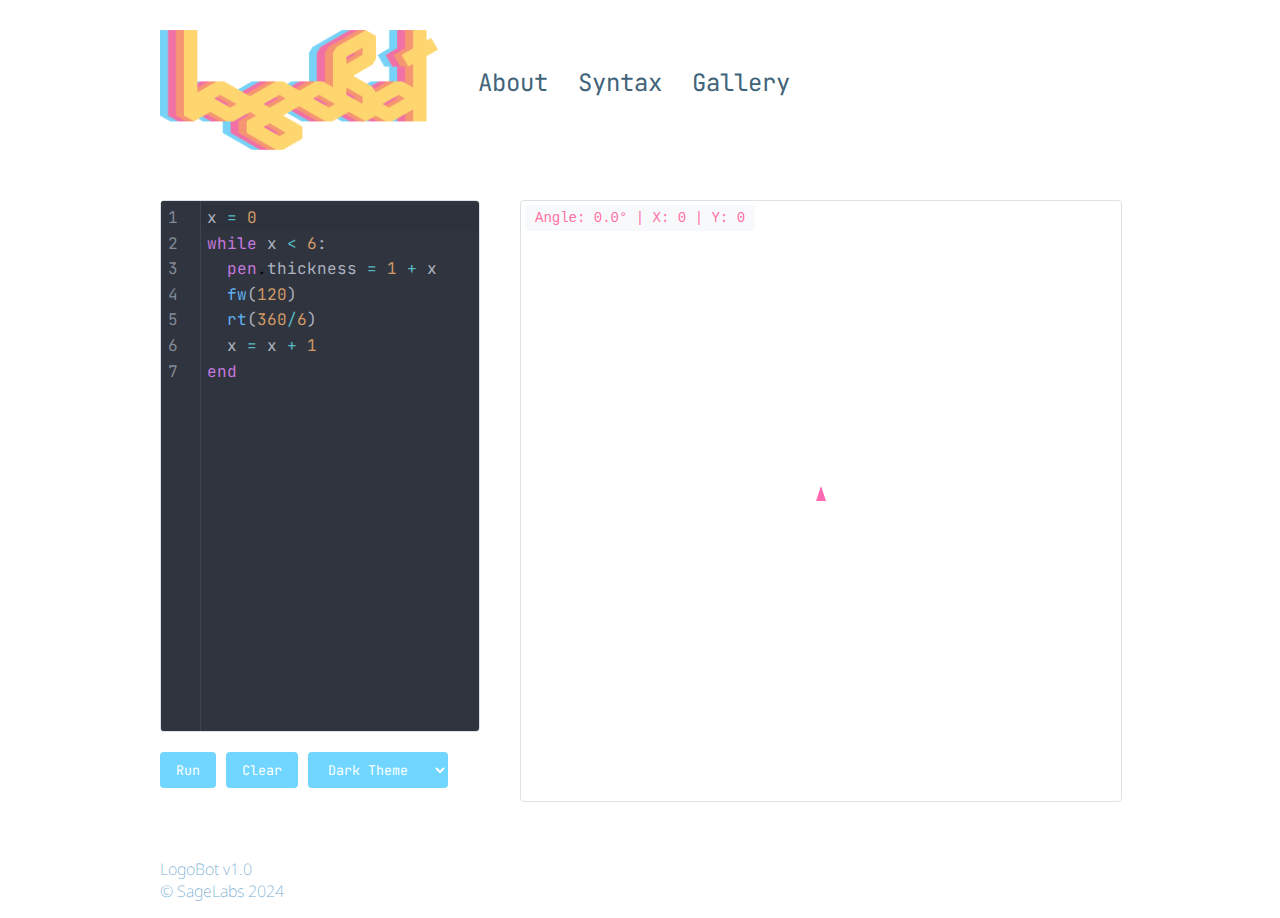
<file: index.html>
<!DOCTYPE html>
<html lang="en">
 <head>
  <meta charset="utf-8"/>
  <meta content="width=device-width, initial-scale=1.0" name="viewport"/>
  <title>
   LogoBot
  </title>
  <link href="images/favicon.png" rel="icon" type="image/png"/>
  <link href="styles/main.css" rel="stylesheet"/>
  <link href="https://fonts.googleapis.com" rel="preconnect"/>
  <link crossorigin="" href="https://fonts.gstatic.com" rel="preconnect"/>
  <link href="https://fonts.googleapis.com/css2?family=Doto:wght,ROND@100..900,0..100&amp;family=JetBrains+Mono:ital,wght@0,100..800;1,100..800&amp;family=Noto+Sans+Mono:wght@100..900&amp;family=Noto+Sans:ital,wght@0,100..900;1,100..900&amp;family=Roboto:ital,wght@0,100;0,300;0,400;0,500;0,700;0,900;1,100;1,300;1,400;1,500;1,700;1,900&amp;display=swap" rel="stylesheet"/>
  <script async="" data-goatcounter="https://logobot.goatcounter.com/count" src="//gc.zgo.at/count.js">
  </script>
  <script defer="" src="runtime.bundle.js">
  </script>
  <script defer="" src="main.bundle.js">
  </script>
 </head>
 <body class="home-page">
  <header>
   <div class="container">
    <div class="header-content">
     <a class="logo-link" href="index.html">
      <img alt="LogoBot" class="logo-image" src="images/logobot.png"/>
     </a>
     <nav class="main-nav">
      <a class="nav-link" href="about.html">
       About
      </a>
      <a class="nav-link" href="docs.html">
       Syntax
      </a>
      <a class="nav-link" href="gallery.html">
       Gallery
      </a>
     </nav>
    </div>
   </div>
  </header>
  <main>
   <div class="container">
    <div class="code-section">
     <div id="editor-container">
     </div>
     <div class="button-group">
      <button id="run-btn">
       Run
      </button>
      <!-- <button id="clear-canvas-btn">Clear Canvas</button> -->
      <button id="clear-all-btn">
       Clear
      </button>
      <select class="theme-select" id="theme-select">
       <option value="dark">
        Dark Theme
       </option>
       <option value="light">
        Light Theme
       </option>
      </select>
     </div>
    </div>
    <div id="logo-container">
    </div>
   </div>
  </main>
  <footer>
   <div class="container">
    <p>
     LogoBot v1.0
     <br/>
     © SageLabs 2024
    </p>
   </div>
  </footer>
  <script src="main.bundle.js">
  </script>
 </body>
</html>
</file>
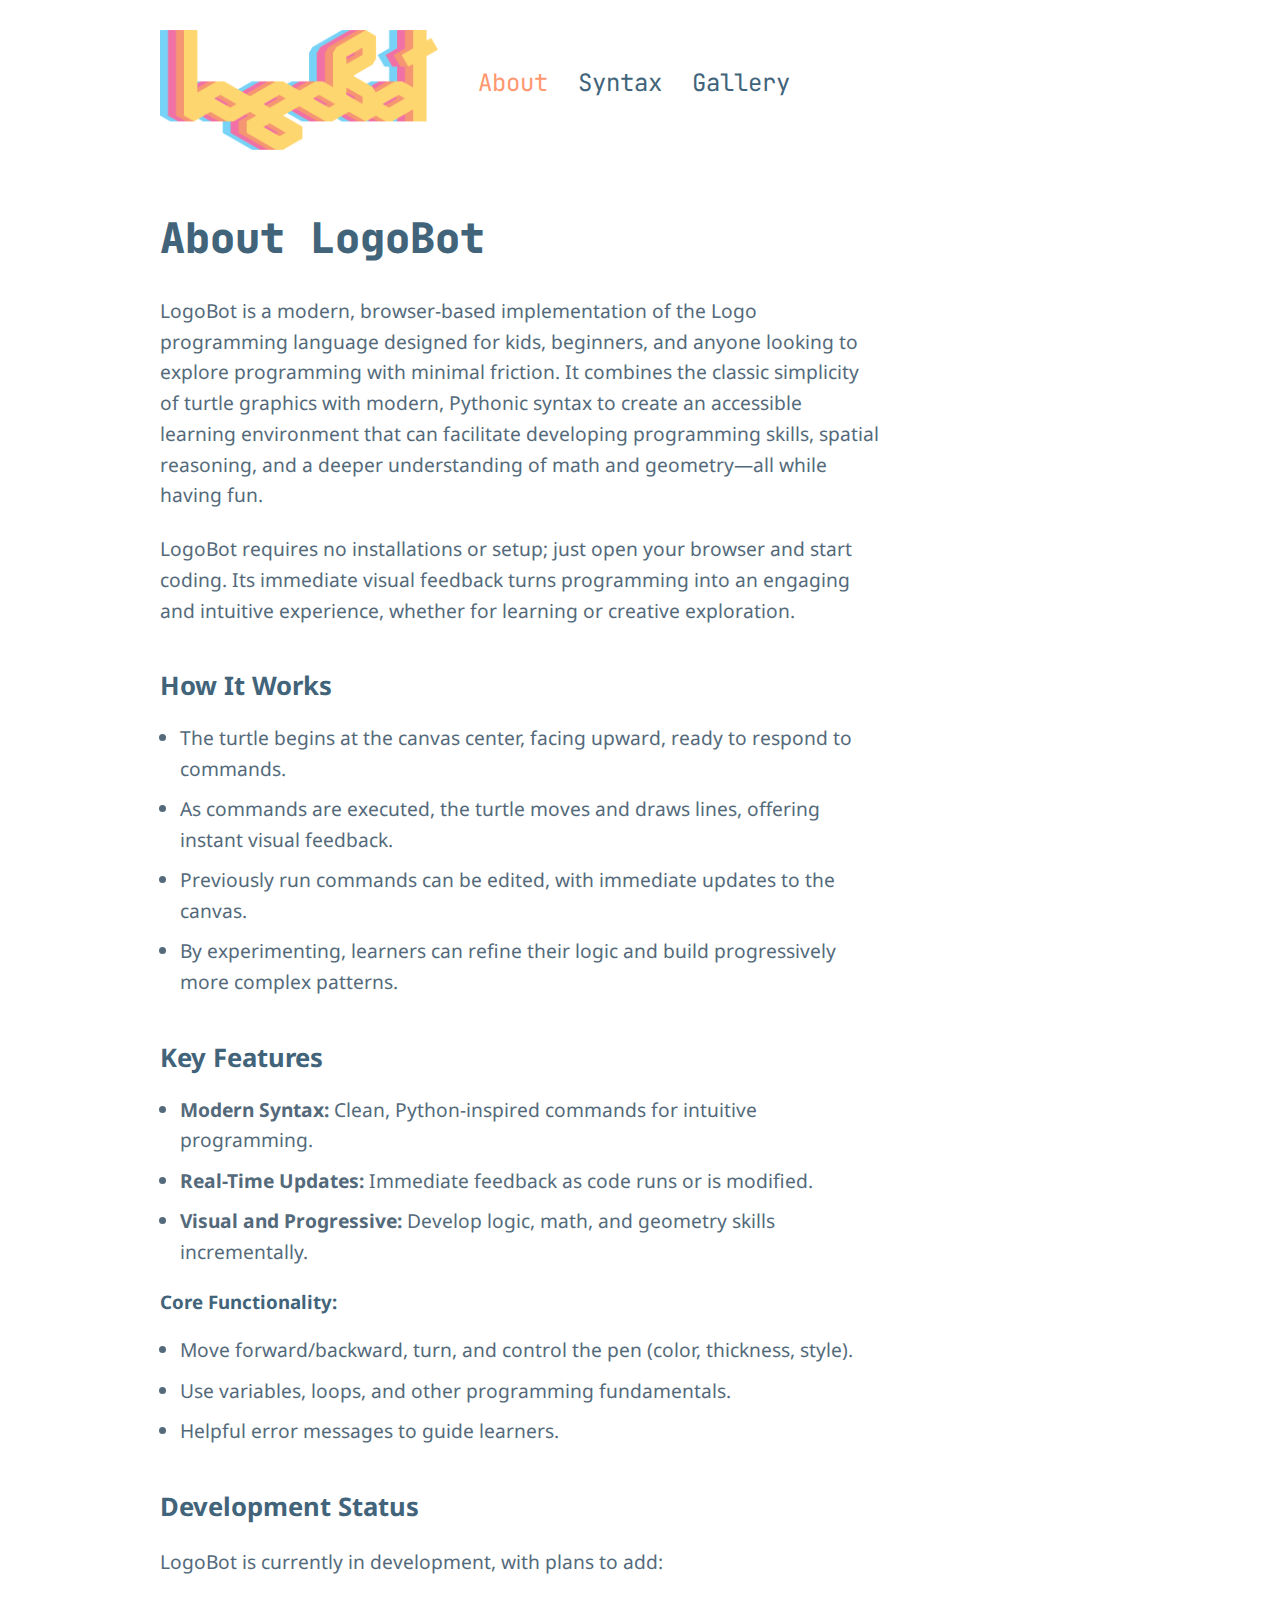
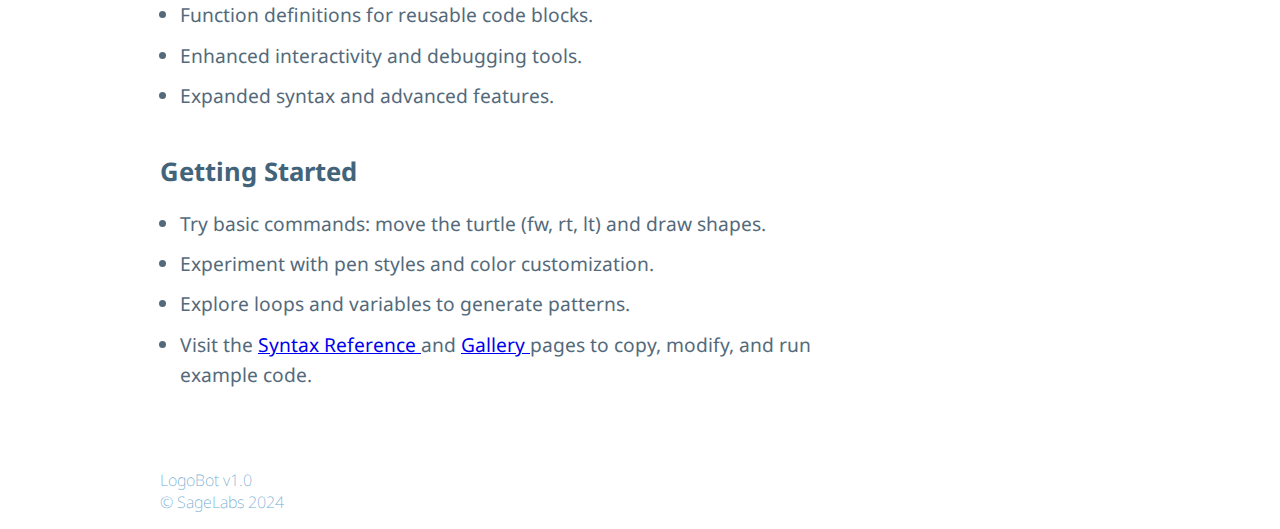
<file: about.html>
<!DOCTYPE html>
<html lang="en">
 <head>
  <meta charset="utf-8"/>
  <meta content="width=device-width, initial-scale=1.0" name="viewport"/>
  <link href="images/favicon.png" rel="icon" type="image/png"/>
  <title>
   About LogoBot
  </title>
  <link href="styles/main.css" rel="stylesheet"/>
  <link href="https://fonts.googleapis.com" rel="preconnect"/>
  <link crossorigin="" href="https://fonts.gstatic.com" rel="preconnect"/>
  <link href="https://fonts.googleapis.com/css2?family=JetBrains+Mono:ital,wght@0,100..800;1,100..800&amp;family=Noto+Sans:ital,wght@0,100..900;1,100..900&amp;display=swap" rel="stylesheet"/>
  <script defer="" src="runtime.bundle.js">
  </script>
  <script defer="" src="about.bundle.js">
  </script>
  <script async="" data-goatcounter="https://logobot.goatcounter.com/count" src="//gc.zgo.at/count.js">
  </script>
 </head>
 <body>
  <header>
   <div class="container">
    <div class="header-content">
     <a class="logo-link" href="index.html">
      <img alt="LogoBot" class="logo-image" src="images/logobot.png"/>
     </a>
     <nav class="main-nav">
      <a class="nav-link current" href="about.html">
       About
      </a>
      <a class="nav-link" href="docs.html">
       Syntax
      </a>
      <a class="nav-link" href="gallery.html">
       Gallery
      </a>
     </nav>
    </div>
   </div>
  </header>
  <main>
   <div class="container">
    <h1 class="page-title">
     About LogoBot
    </h1>
    <div class="docs-container">
     <div class="section">
      <p>
       LogoBot is a modern, browser-based implementation of the Logo programming language designed for kids, beginners, and anyone looking to explore programming with minimal friction. It combines the classic simplicity of turtle graphics with modern, Pythonic syntax to create an accessible learning environment that can facilitate developing programming skills, spatial reasoning, and a deeper understanding of math and geometry—all while having fun.
      </p>
      <p>
       LogoBot requires no installations or setup; just open your browser and start coding. Its immediate visual feedback turns programming into an engaging and intuitive experience, whether for learning or creative exploration.
      </p>
     </div>
     <div class="section">
      <h2>
       How It Works
      </h2>
      <ul>
       <li>
        The turtle begins at the canvas center, facing upward, ready to respond to commands.
       </li>
       <li>
        As commands are executed, the turtle moves and draws lines, offering instant visual feedback.
       </li>
       <li>
        Previously run commands can be edited, with immediate updates to the canvas.
       </li>
       <li>
        By experimenting, learners can refine their logic and build progressively more complex patterns.
       </li>
      </ul>
     </div>
     <div class="section">
      <h2>
       Key Features
      </h2>
      <ul>
       <li>
        <strong>
         Modern Syntax:
        </strong>
        Clean, Python-inspired commands for intuitive programming.
       </li>
       <li>
        <strong>
         Real-Time Updates:
        </strong>
        Immediate feedback as code runs or is modified.
       </li>
       <li>
        <strong>
         Visual and Progressive:
        </strong>
        Develop logic, math, and geometry skills incrementally.
       </li>
      </ul>
      <h3>
       Core Functionality:
      </h3>
      <ul>
       <li>
        Move forward/backward, turn, and control the pen (color, thickness, style).
       </li>
       <li>
        Use variables, loops, and other programming fundamentals.
       </li>
       <li>
        Helpful error messages to guide learners.
       </li>
      </ul>
     </div>
     <div class="section">
      <h2>
       Development Status
      </h2>
      <p>
       LogoBot is currently in development, with plans to add:
      </p>
      <ul>
       <li>
        Function definitions for reusable code blocks.
       </li>
       <li>
        Enhanced interactivity and debugging tools.
       </li>
       <li>
        Expanded syntax and advanced features.
       </li>
      </ul>
     </div>
     <div class="section">
      <h2>
       Getting Started
      </h2>
      <ul>
       <li>
        Try basic commands: move the turtle (fw, rt, lt) and draw shapes.
       </li>
       <li>
        Experiment with pen styles and color customization.
       </li>
       <li>
        Explore loops and variables to generate patterns.
       </li>
       <li>
        Visit the
        <a href="docs.html">
         Syntax Reference
        </a>
        and
        <a href="gallery.html">
         Gallery
        </a>
        pages to copy, modify, and run example code.
       </li>
      </ul>
     </div>
    </div>
   </div>
  </main>
  <footer>
   <div class="container">
    <p>
     LogoBot v1.0
     <br/>
     © SageLabs 2024
    </p>
   </div>
  </footer>
 </body>
</html>
</file>
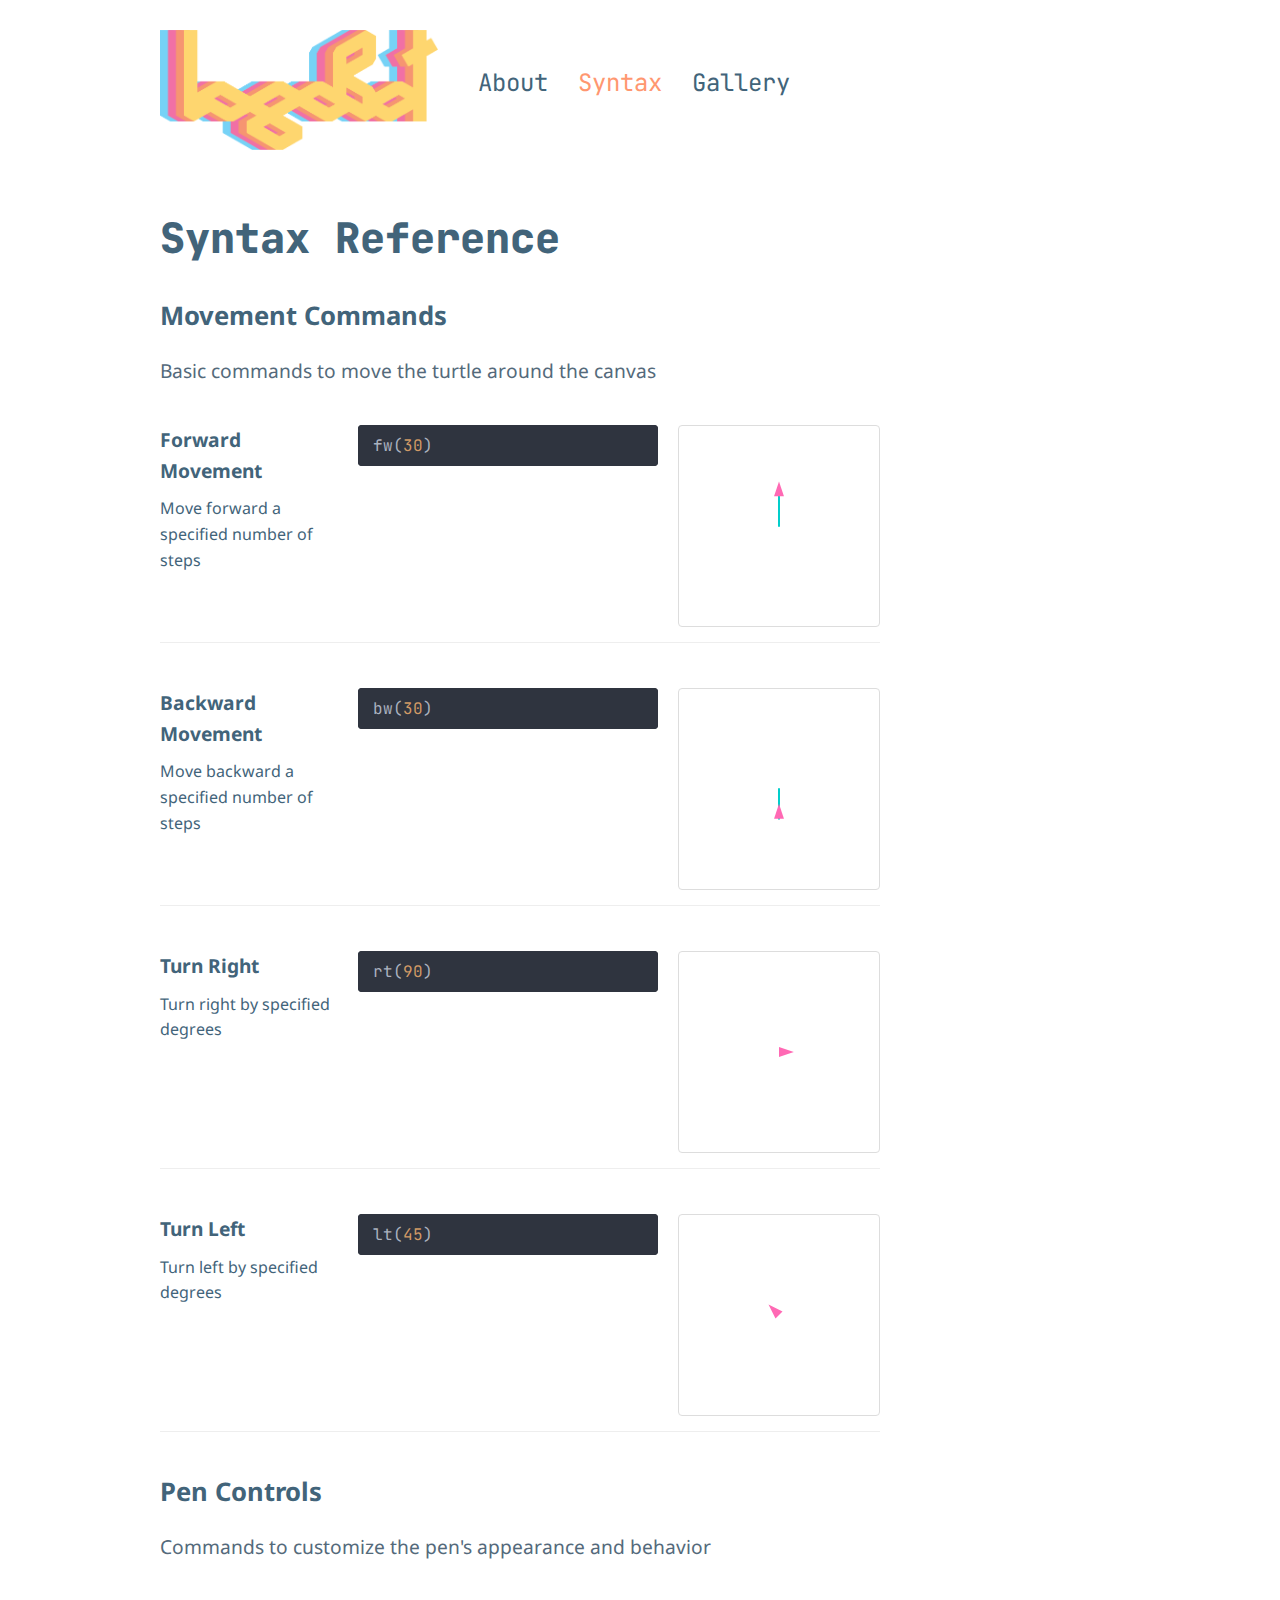
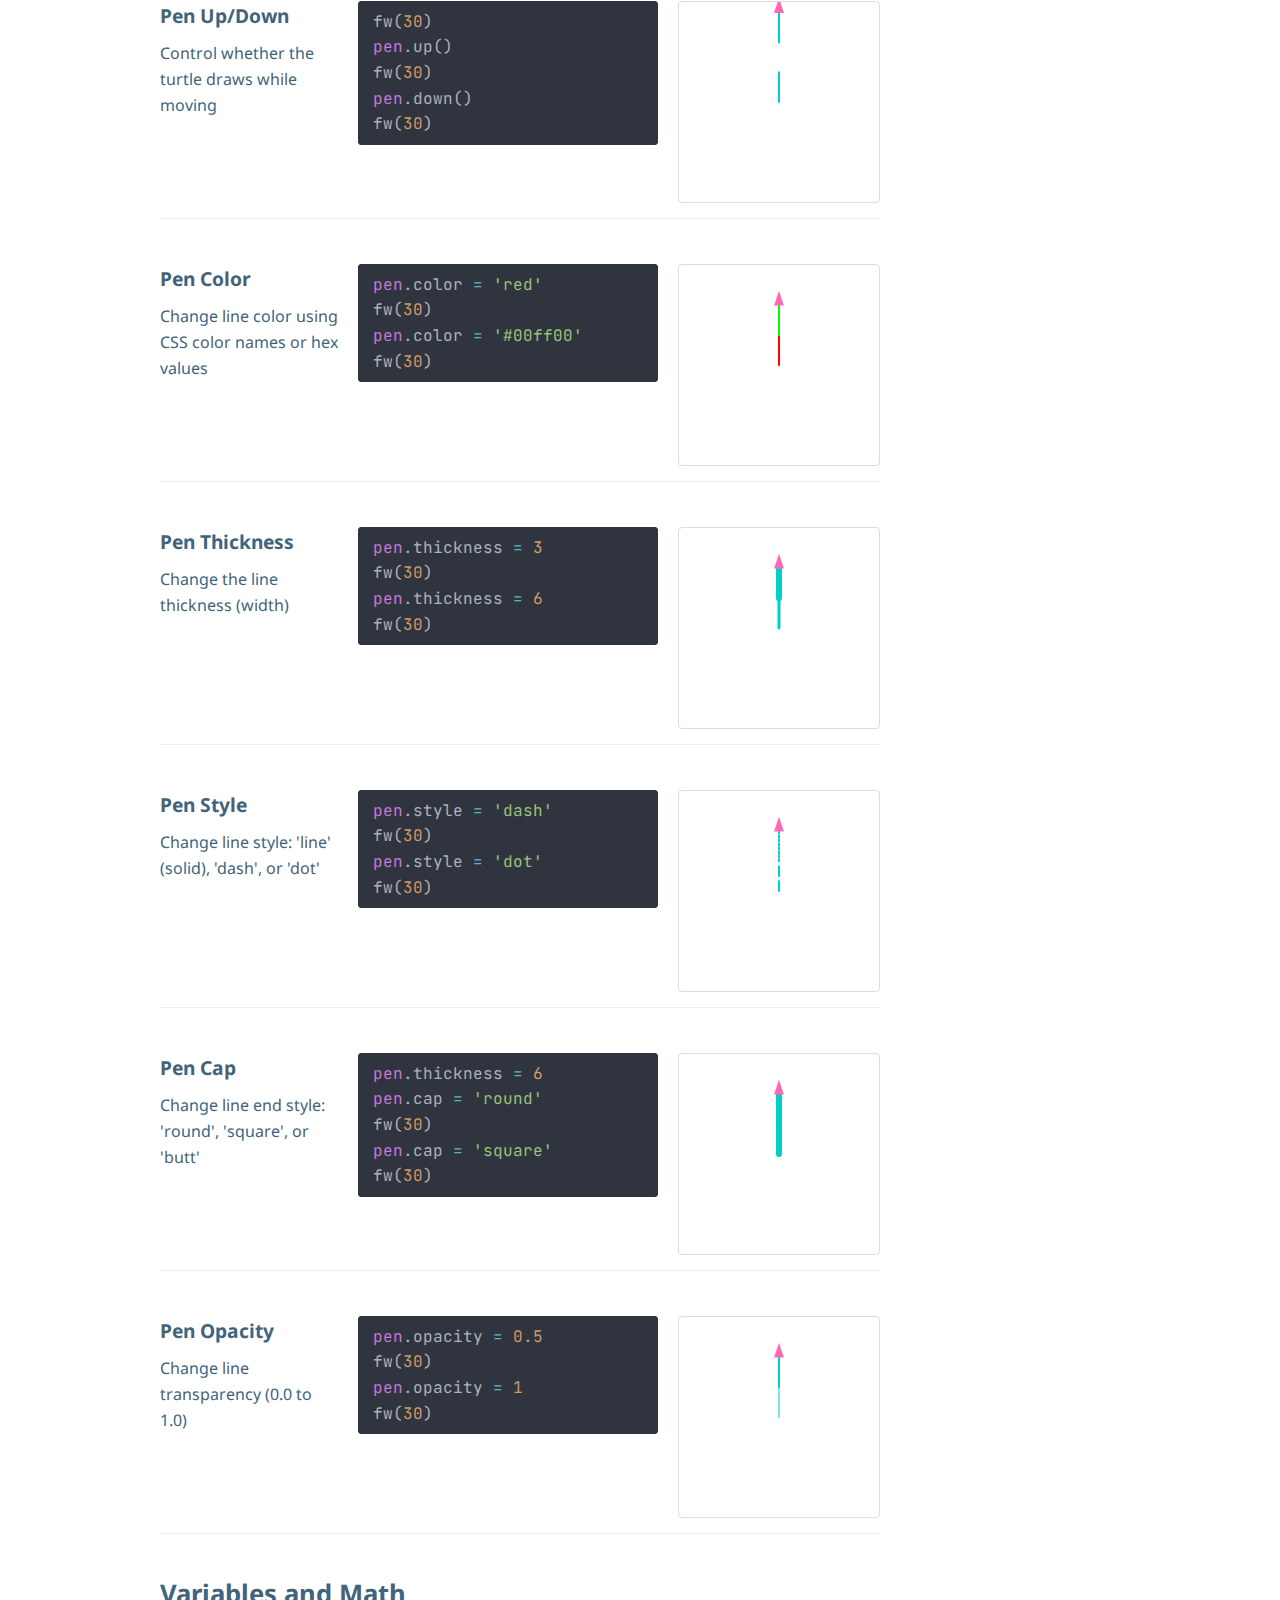
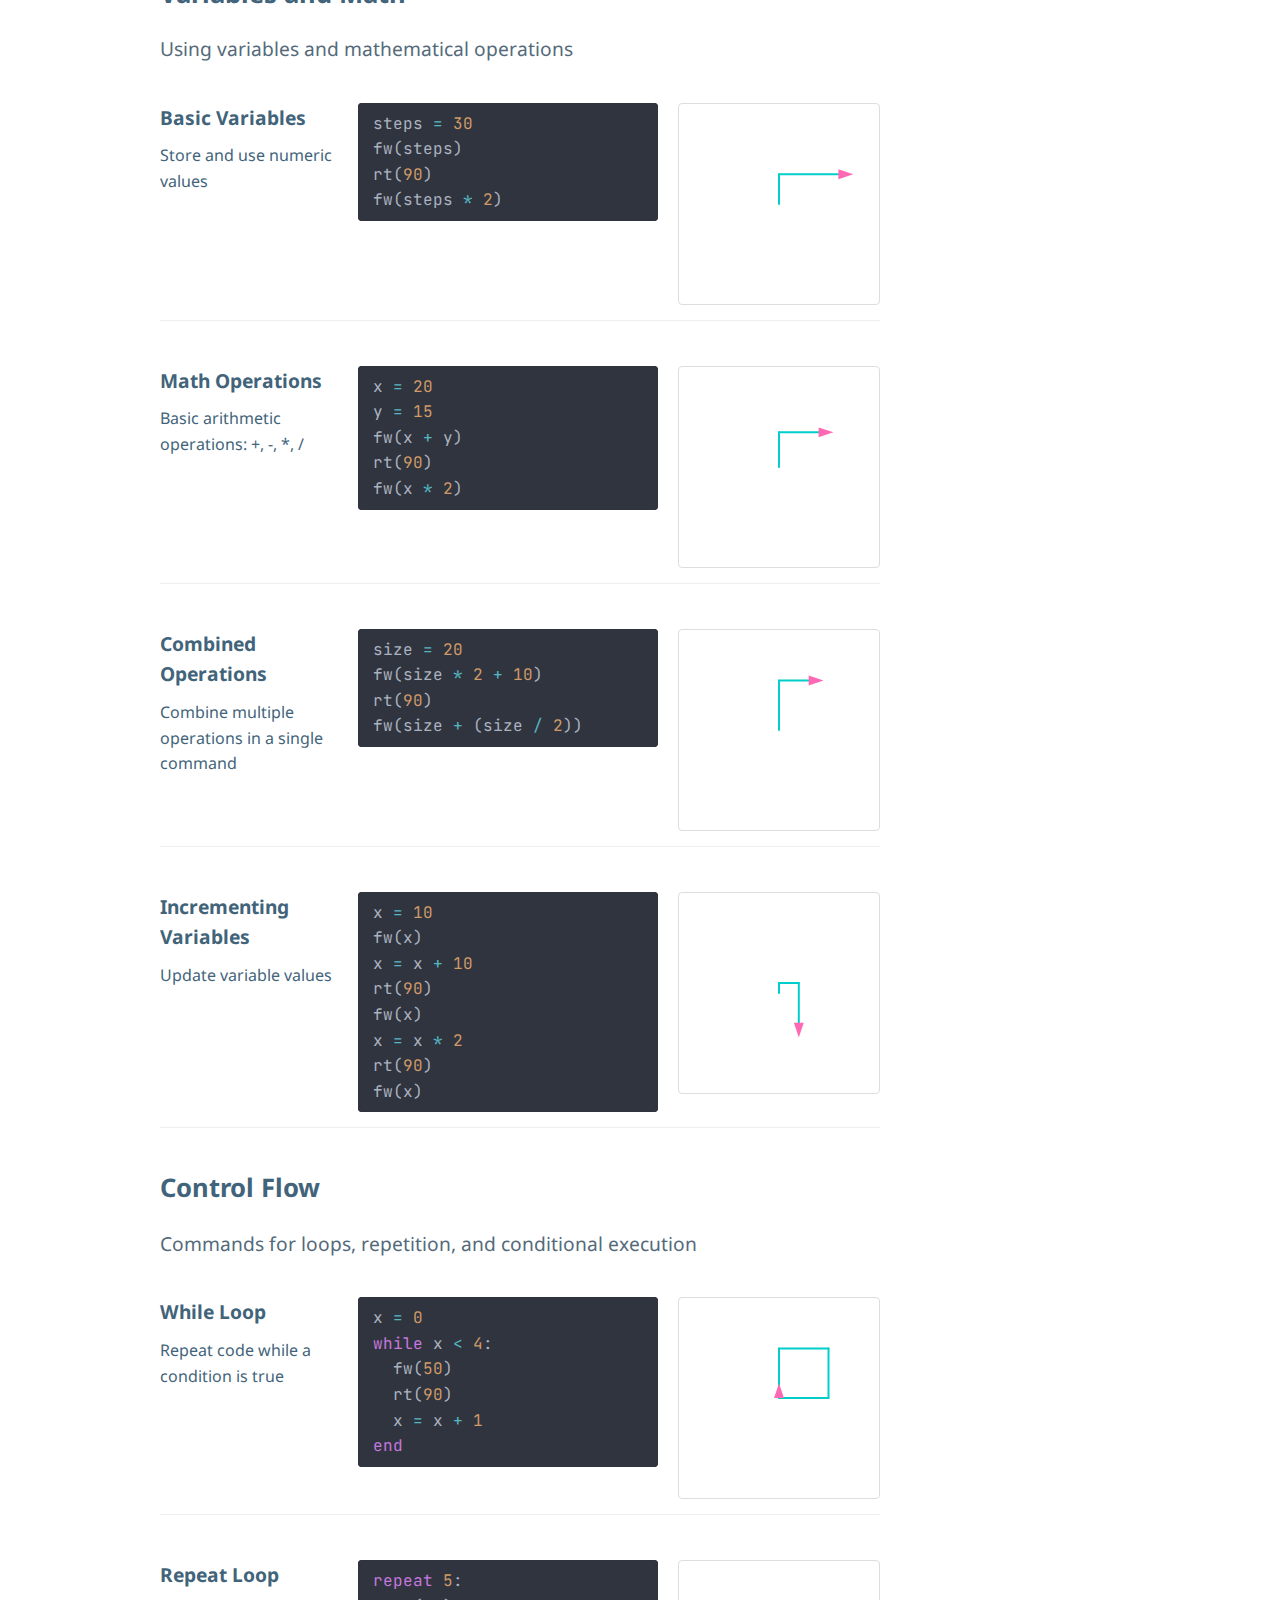
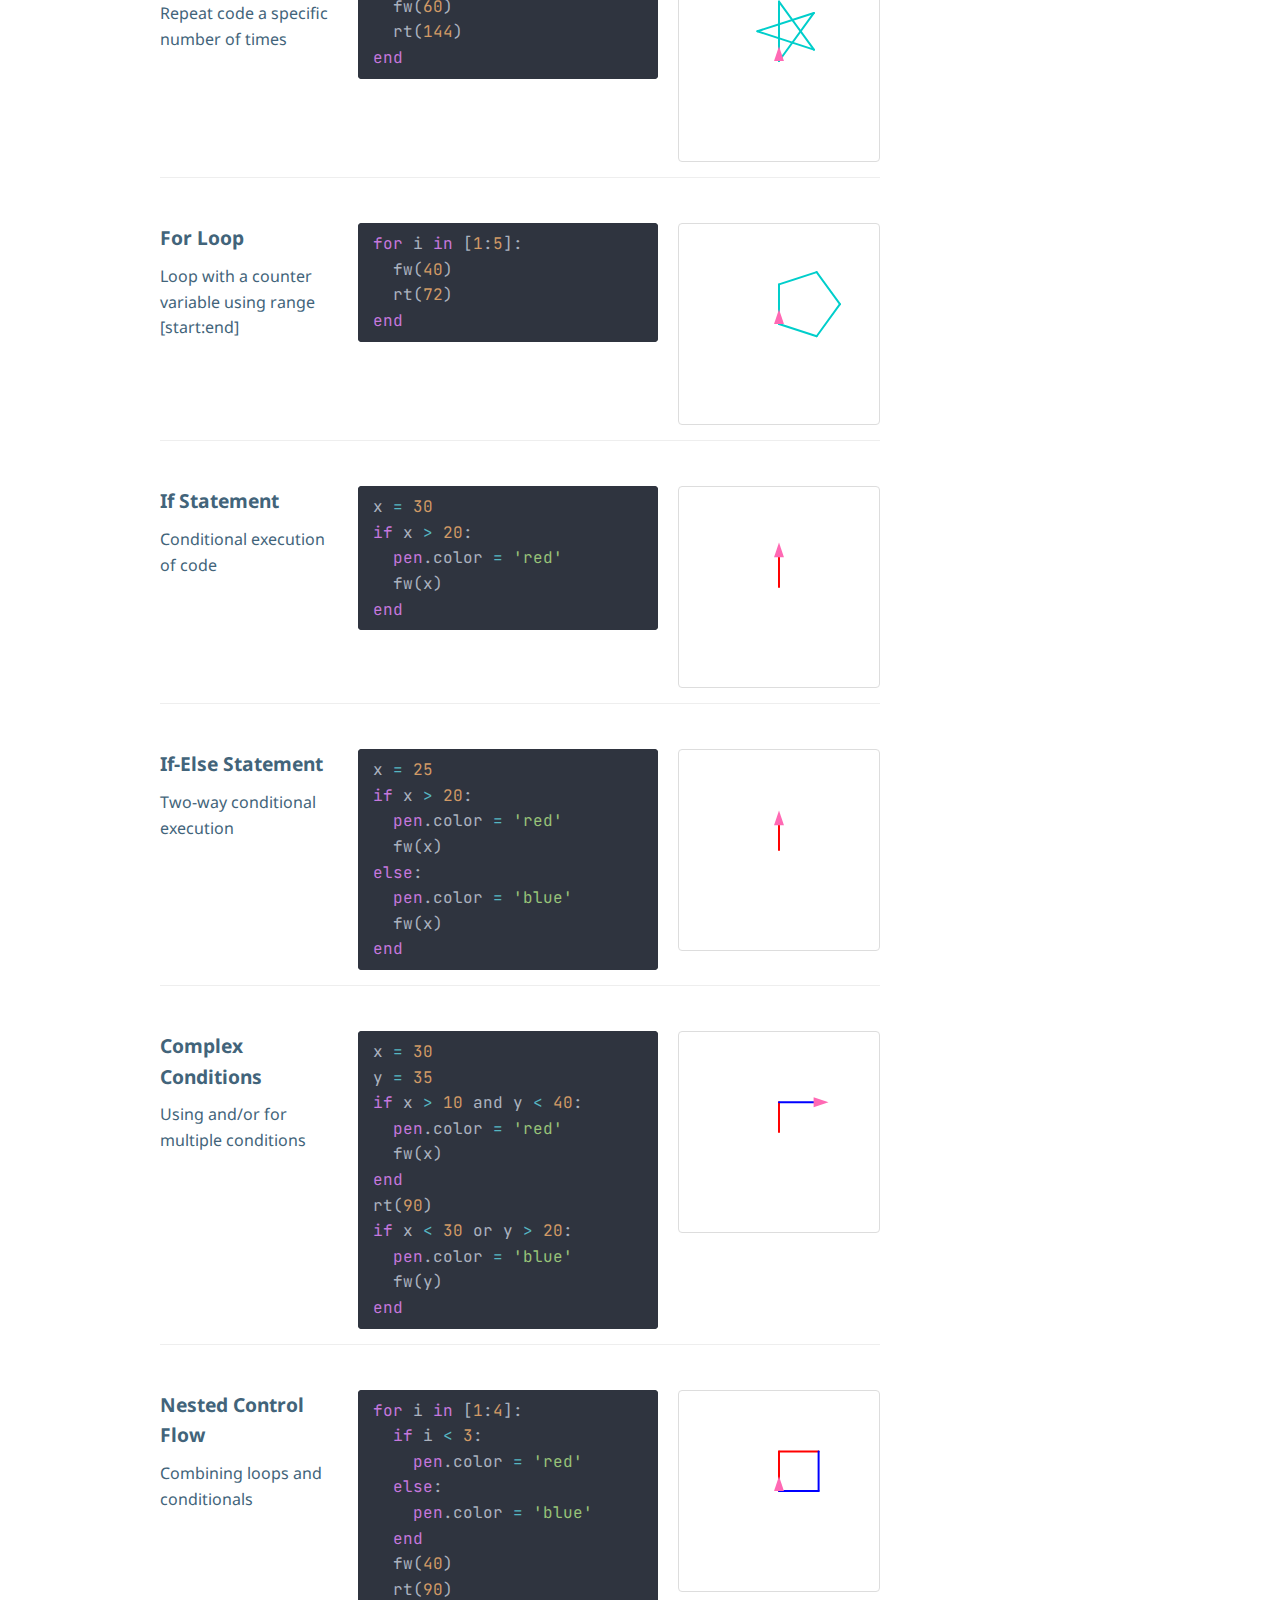
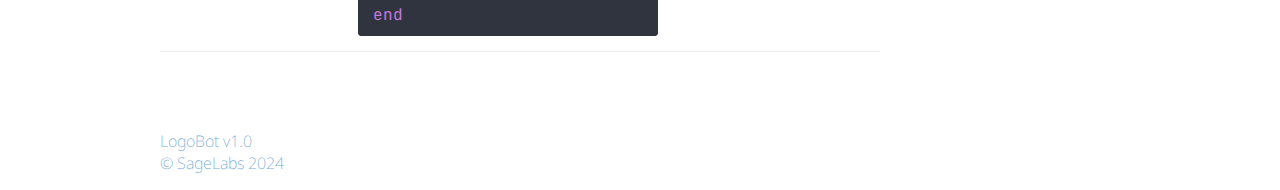
<file: docs.html>
<!DOCTYPE html>
<html lang="en">
 <head>
  <meta charset="utf-8"/>
  <meta content="width=device-width, initial-scale=1.0" name="viewport"/>
  <link href="images/favicon.png" rel="icon" type="image/png"/>
  <title>
   LogoBot Documentation
  </title>
  <link href="styles/main.css" rel="stylesheet"/>
  <link href="https://fonts.googleapis.com" rel="preconnect"/>
  <link crossorigin="" href="https://fonts.gstatic.com" rel="preconnect"/>
  <link href="https://fonts.googleapis.com/css2?family=Doto:wght,ROND@100..900,0..100&amp;family=JetBrains+Mono:ital,wght@0,100..800;1,100..800&amp;family=Noto+Sans+Mono:wght@100..900&amp;family=Noto+Sans:ital,wght@0,100..900;1,100..900&amp;family=Roboto:ital,wght@0,100;0,300;0,400;0,500;0,700;0,900;1,100;1,300;1,400;1,500;1,700;1,900&amp;display=swap" rel="stylesheet"/>
  <script defer="" src="runtime.bundle.js">
  </script>
  <script defer="" src="docs.bundle.js">
  </script>
  <script async="" data-goatcounter="https://logobot.goatcounter.com/count" src="//gc.zgo.at/count.js">
  </script>
 </head>
 <body>
  <header>
   <div class="container">
    <div class="header-content">
     <a class="logo-link" href="index.html">
      <img alt="LogoBot" class="logo-image" src="images/logobot.png"/>
     </a>
     <nav class="main-nav">
      <a class="nav-link" href="about.html">
       About
      </a>
      <a class="nav-link current" href="docs.html">
       Syntax
      </a>
      <a class="nav-link" href="gallery.html">
       Gallery
      </a>
     </nav>
     <!-- <a href="/docs.html" class="docs-link">Syntax Reference</a> -->
    </div>
   </div>
  </header>
  <main>
   <div class="container">
    <h1 class="page-title">
     Syntax Reference
    </h1>
    <div id="docs-container">
    </div>
   </div>
  </main>
  <footer>
   <div class="container">
    <p>
     LogoBot v1.0
     <br/>
     © SageLabs 2024
    </p>
   </div>
  </footer>
 </body>
</html>
</file>
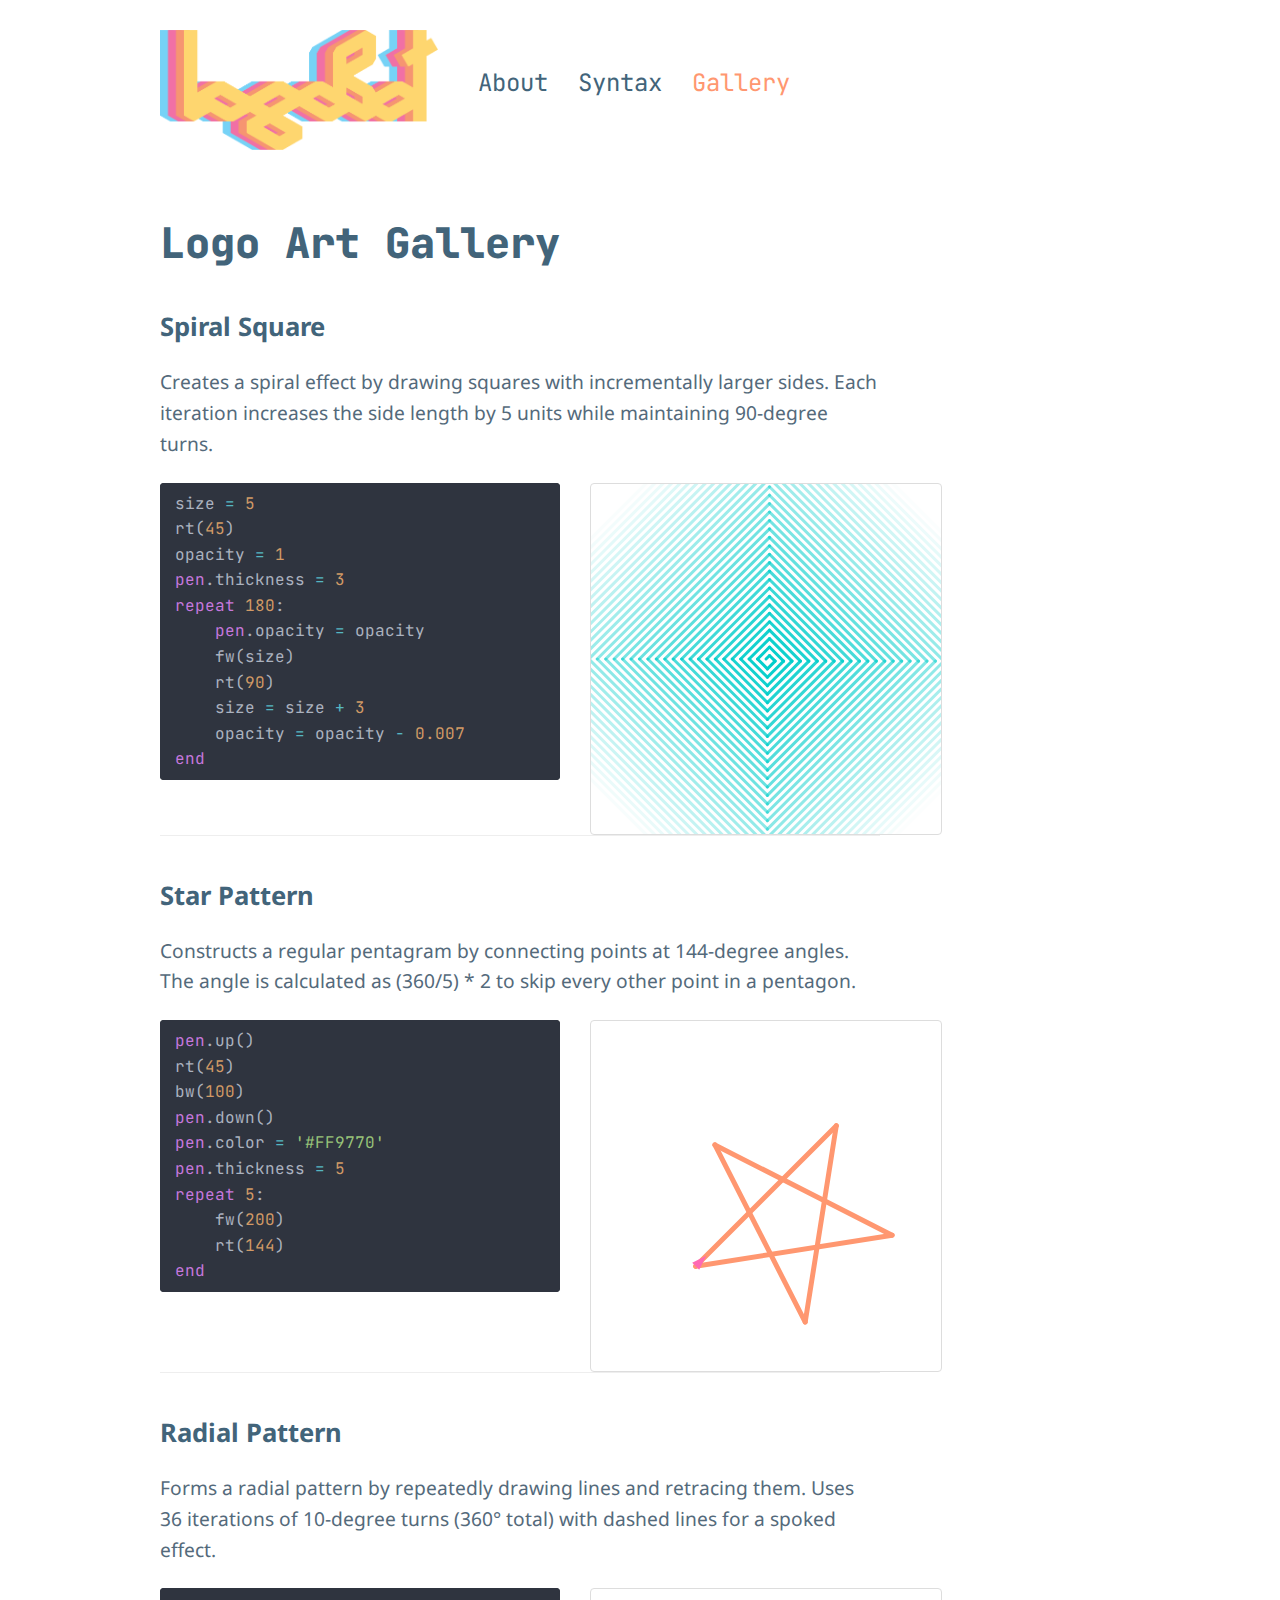
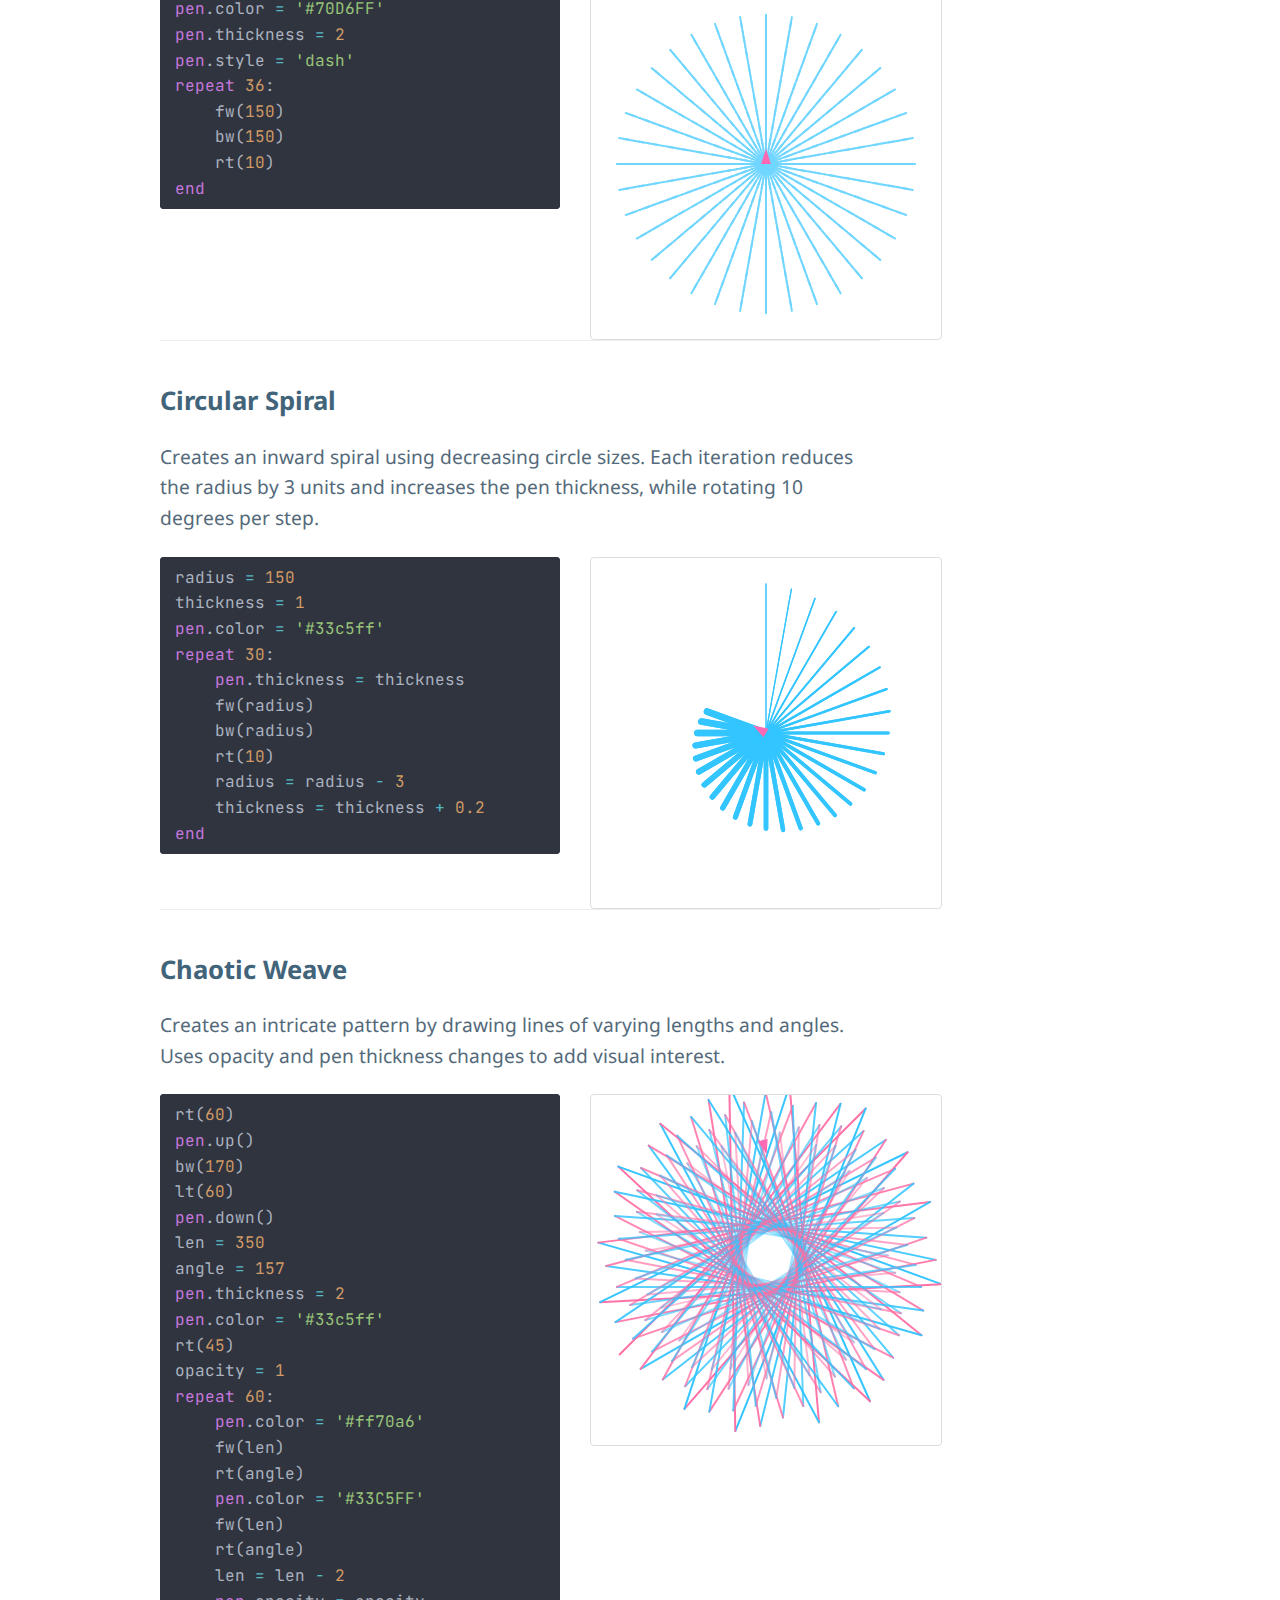
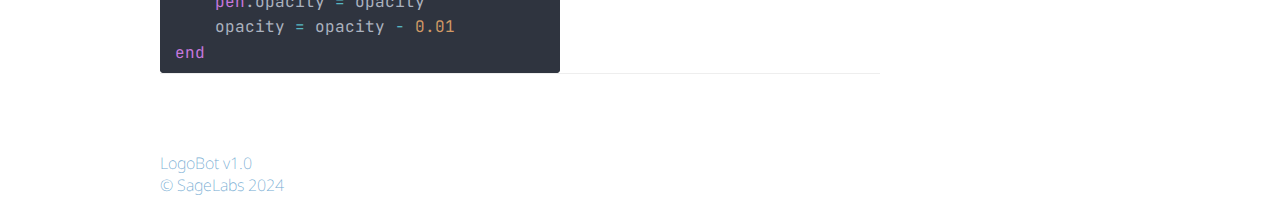
<file: gallery.html>
<!DOCTYPE html>
<html lang="en">
 <head>
  <meta charset="utf-8"/>
  <meta content="width=device-width, initial-scale=1.0" name="viewport"/>
  <title>
   LogoBot - Gallery
  </title>
  <link href="images/favicon.png" rel="icon" type="image/png"/>
  <link href="styles/main.css" rel="stylesheet"/>
  <link href="https://fonts.googleapis.com" rel="preconnect"/>
  <link crossorigin="" href="https://fonts.gstatic.com" rel="preconnect"/>
  <link href="https://fonts.googleapis.com/css2?family=JetBrains+Mono:ital,wght@0,100..800;1,100..800&amp;family=Noto+Sans:ital,wght@0,100..900;1,100..900&amp;display=swap" rel="stylesheet"/>
  <script defer="" src="runtime.bundle.js">
  </script>
  <script defer="" src="gallery.bundle.js">
  </script>
  <script async="" data-goatcounter="https://logobot.goatcounter.com/count" src="//gc.zgo.at/count.js">
  </script>
 </head>
 <body>
  <header>
   <div class="container">
    <div class="header-content">
     <a class="logo-link" href="index.html">
      <img alt="LogoBot" class="logo-image" src="images/logobot.png"/>
     </a>
     <nav class="main-nav">
      <a class="nav-link" href="about.html">
       About
      </a>
      <a class="nav-link" href="docs.html">
       Syntax
      </a>
      <a class="nav-link current" href="gallery.html">
       Gallery
      </a>
     </nav>
    </div>
   </div>
  </header>
  <main>
   <div class="container">
    <div id="gallery-container">
    </div>
   </div>
  </main>
  <footer>
   <div class="container">
    <p>
     LogoBot v1.0
     <br/>
     © SageLabs 2024
    </p>
   </div>
  </footer>
 </body>
</html>
</file>
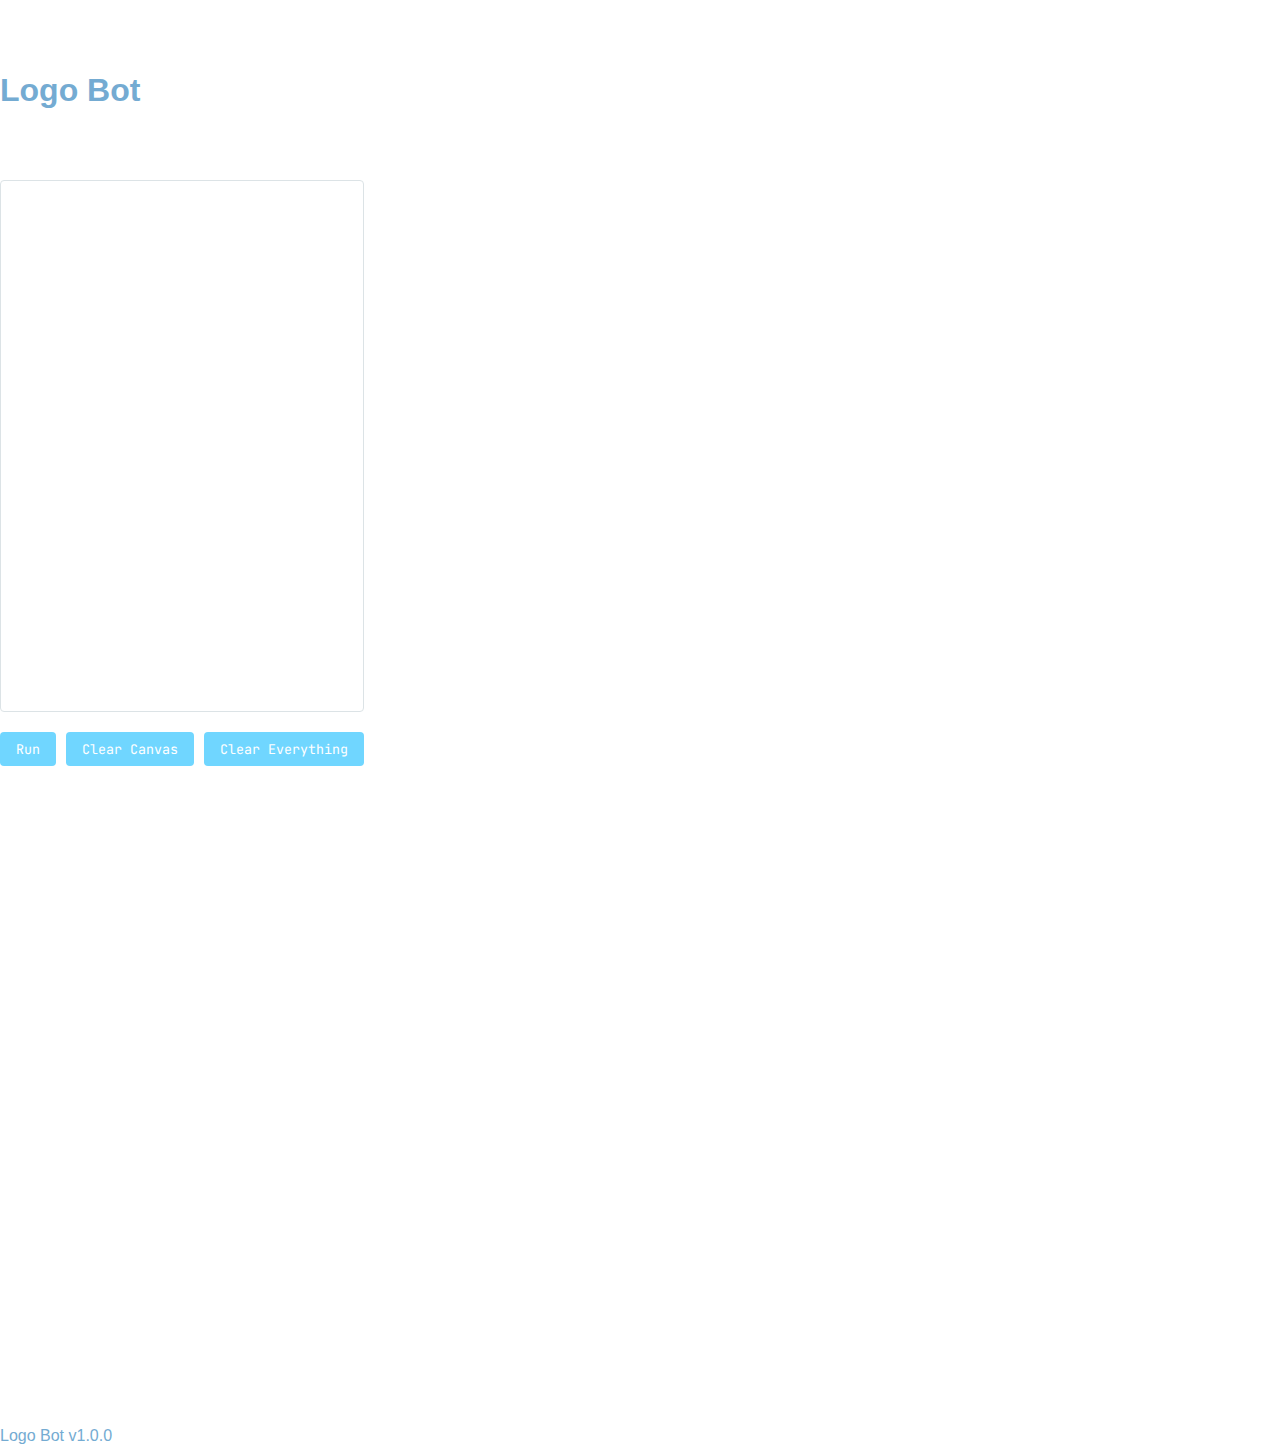
<file: index_old.html>
<!DOCTYPE html>

<html lang="en">
<head>
<meta charset="utf-8"/>
<meta content="width=device-width, initial-scale=1.0" name="viewport"/>
<title>Logo Bot</title>
<link href="styles/main.css" rel="stylesheet"/>
<link href="https://fonts.googleapis.com/css2?family=JetBrains+Mono:wght@400;700&amp;display=swap" rel="stylesheet"/>
</head>
<body>
<header>
<h1>Logo Bot</h1>
</header>
<main>
<div class="left-column"></div>
<div class="middle-column">
<div class="code-section">
<div id="editor-container"></div>
<div class="button-group">
<button id="run-btn">Run</button>
<button id="clear-canvas-btn">Clear Canvas</button>
<button id="clear-all-btn">Clear Everything</button>
</div>
</div>
<div id="logo-container"></div>
</div>
<div class="right-column"></div>
</main>
<footer>
<p>Logo Bot v1.0.0</p>
</footer>
</body>
</html>
</file>
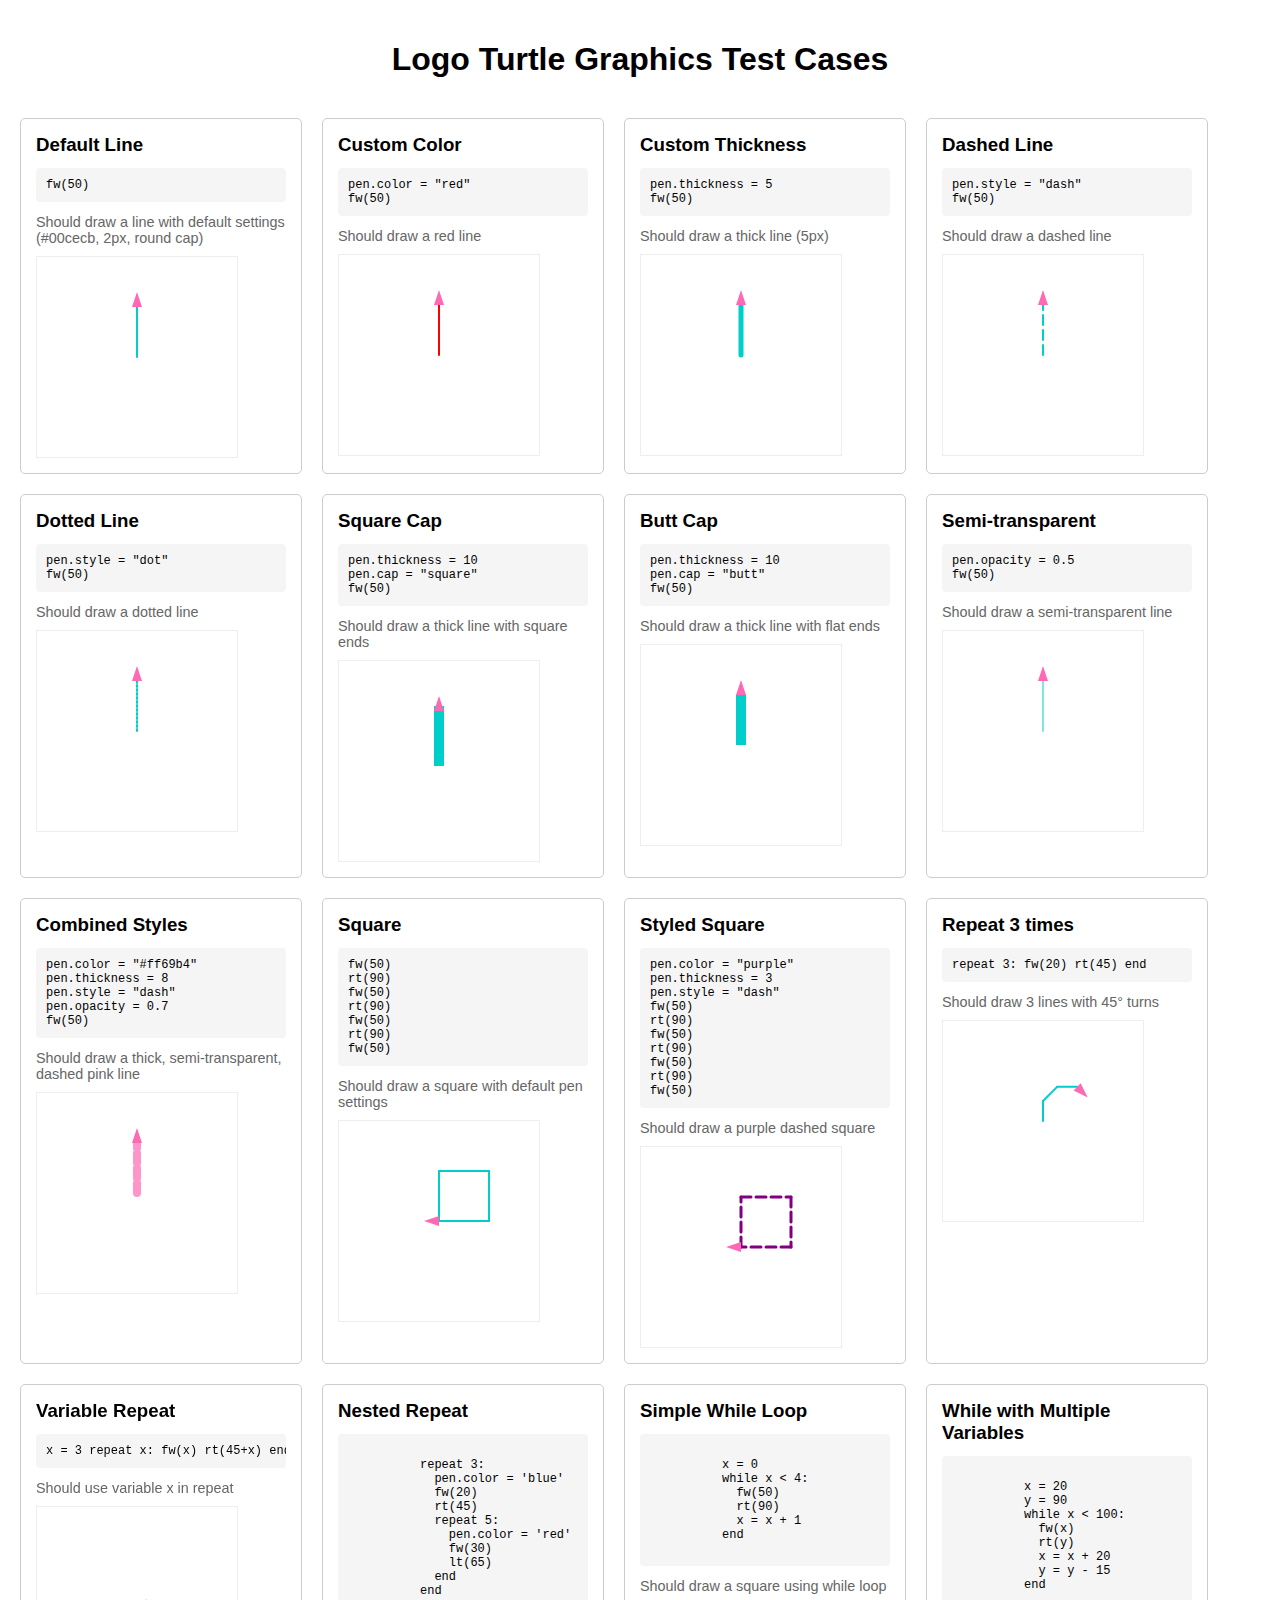
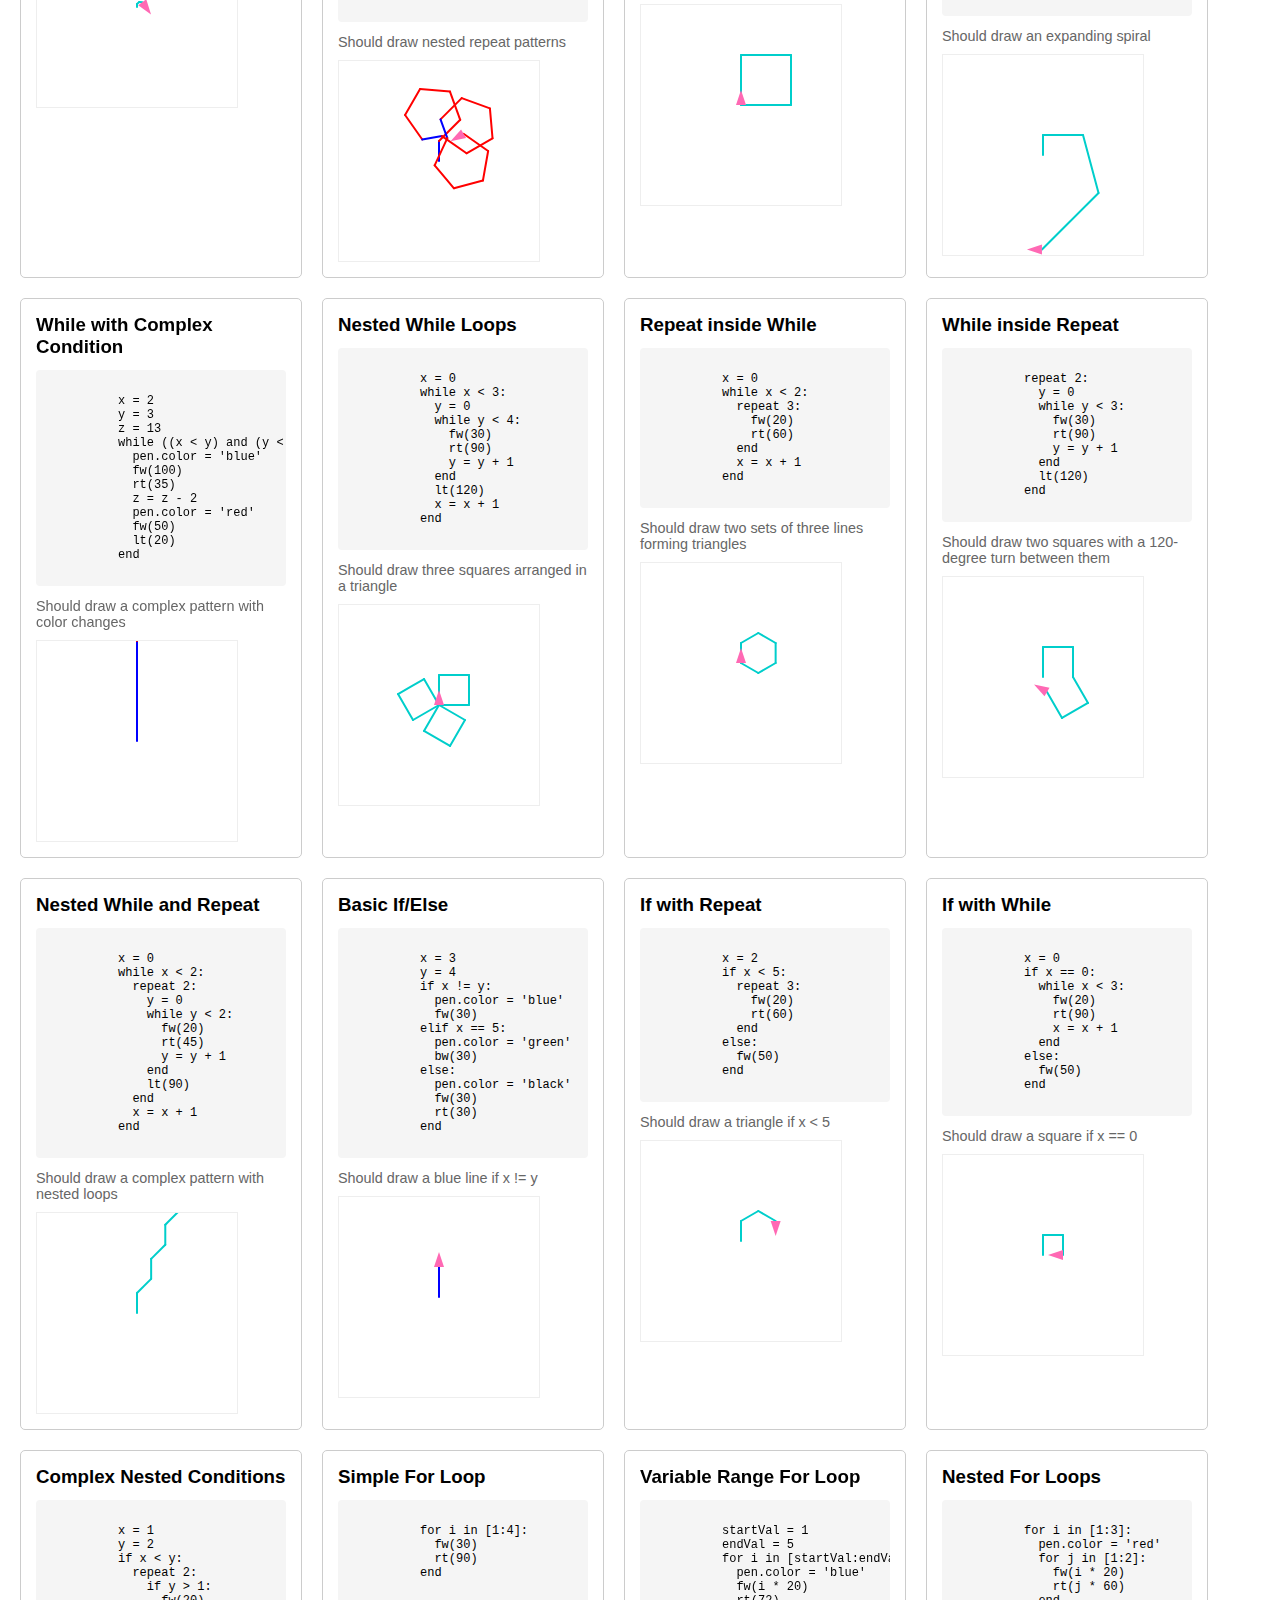
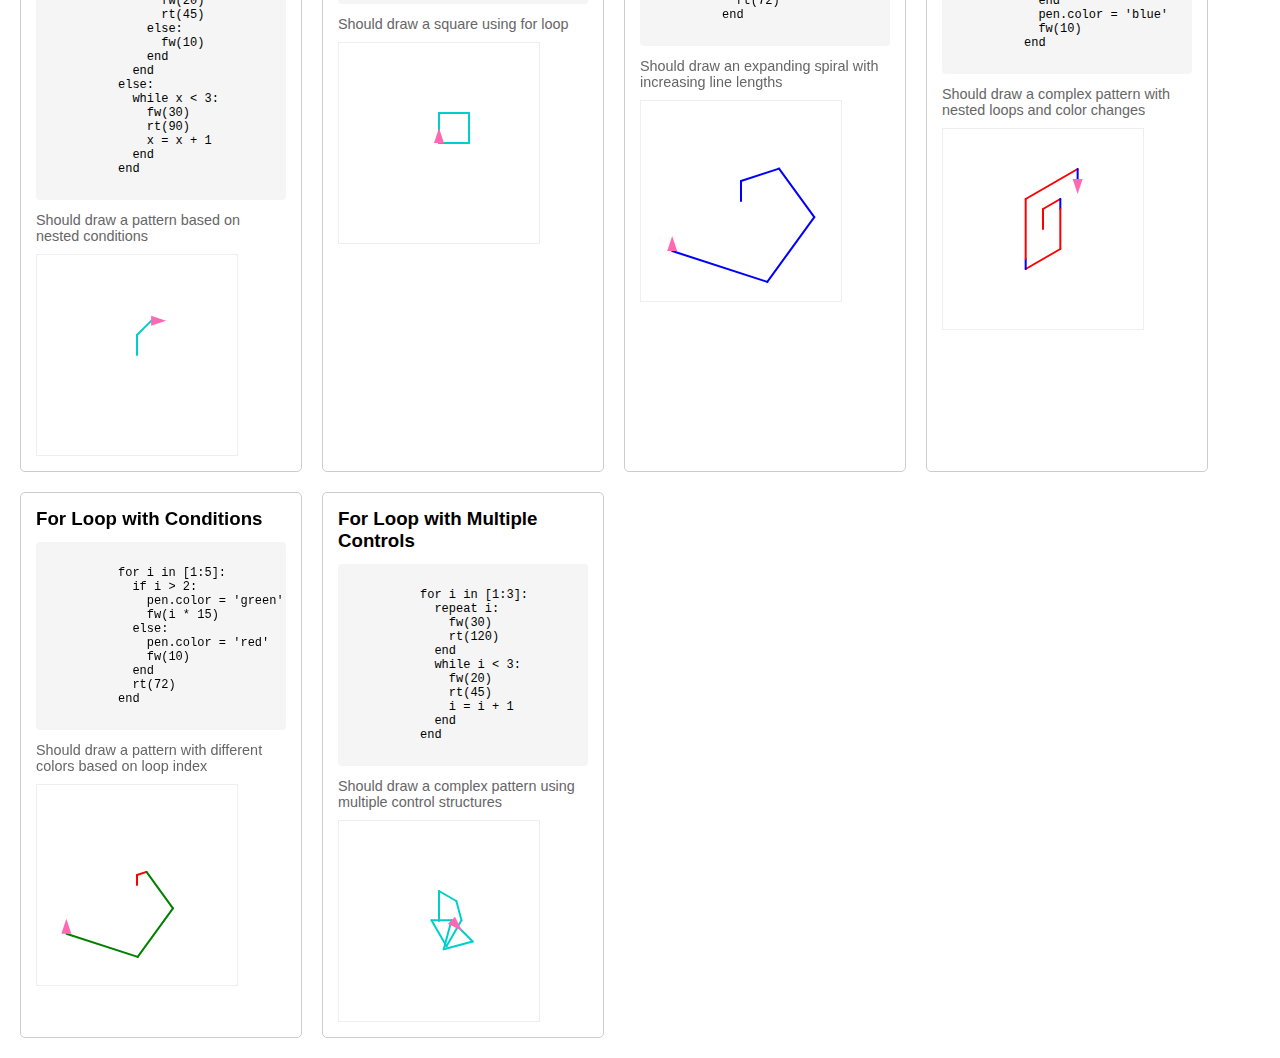
<file: test.html>
<!DOCTYPE html>

<html lang="en">
<head>
<meta charset="utf-8"/>
<meta content="width=device-width, initial-scale=1.0" name="viewport"/>
<title>Logo Bot Visual Tests</title>
<link href="styles/main.css" rel="stylesheet"/>
</head>
<body>
<div id="test-container"></div>
<script src="test.bundle.js"></script>
</body>
</html>
</file>
<file: styles/main.css>
/* ========= Global Variables ========= */
:root {
    --footer-height: 40px;
    --header-height: 180px;
    --content-width: 75%;
    --content-max-width: 1400px;
    --canvas-size: 600px;
    --editor-height: calc(var(--canvas-size) - 70px);
    --canvas-bg: #fff;
    --canvas-border: 1px solid #dce3e6;
    --canvas-border-radius: 4px;
    --primary-color: #fff;
    --button-color: #70d6ff;
    --button-hover-color: #33C5FF;
    --gap: 40px;
}

/* ========= Base Layout ========= */
/* Basic page layout - sets up the page as a vertical flex container */
body {
    margin: 0;
    padding: 0;
    min-height: 100vh;
    display: flex;
    flex-direction: column;
    /* font-family: 'JetBrains Mono', monospace; */
    font-family: "Noto Sans", sans-serif;
}

/* Standard container width and padding - used in header, main content, and footer */
.container {
    width: var(--content-width);
    max-width: var(--content-max-width);
    margin: 0 auto;
    padding: 0 20px;
}

/* ========= Header and Navigation ========= */
/* Header and footer shared styles - white background with light blue text */
header, footer {
    width: 100%;
    background-color: var(--primary-color);
    color: #74ABD2;
}

/* Header specific layout - sets height and centers content vertically */
header {
    height: var(--header-height);
    display: flex;
    align-items: center;
}

/* Makes header container full width without padding to allow content to align with main container */
header .container {
    width: 100%;
    max-width: none;
    padding: 0;
}

/* Header content layout - positions logo and navigation links */
.header-content {
    display: flex;
    /* justify-content: space-between; */
    align-items: center;
    width: var(--content-width);
    max-width: var(--content-max-width);
    margin: 0 auto;
    padding: 0 20px;
}

/* Logo link styling - centers the logo image vertically */
.logo-link {
    display: flex;
    align-items: center;
    text-decoration: none;
    margin-right: 40px;
}

/* Logo image size control - sets height to 120px while maintaining aspect ratio */
.logo-image {
    height: 120px;
    width: auto;
    object-fit: contain;
}

/* Navigation container */
.main-nav {
    flex: 1;         /* Take up remaining space */
    display: flex;
    gap: 30px;
    justify-content: flex-start;  /* Explicitly align items to the left */
}

/* Navigation link styling */
.nav-link {
    /* font-family: "Doto", serif; */
    /* font-family: "Noto Sans Mono", monospace; */
    font-family: 'JetBrains Mono', monospace;
    font-optical-sizing: auto;
    font-size: 1.5rem;
    font-weight: 400;
    font-style: normal;
    color: #42647A;
    text-decoration: none;
    padding: 0 0 15px 0px;  /* Padding for hover effect */
    position: relative;  /* For hover/active effects */
}

/* Navigation link hover effect */
.nav-link:hover {
    color: #FF9770;
}

/* Current page indicator */
.nav-link.current {
    color: #FF9770;
}

/* Optional: underline effect on hover and current */
/* .nav-link::after {
    content: '';
    position: absolute;
    width: 100%;
    height: 2px;
    bottom: 0;
    left: 0;
    background-color: #70d6ff;
    transform: scaleX(0);
    transition: transform 0.2s ease-in-out;
} */

.nav-link:hover::after,
.nav-link.current::after {
    transform: scaleX(1);
}

/* Navigation link styling - sets color, weight, and spacing for header links */
/* .docs-link {
    color: #42647A;
    text-decoration: none;
    font-weight: bold;
    font-size: 16px;
    margin-left: 20px;
} */

/* Navigation link hover effect - lightens the color when mouse hovers */
/* .docs-link:hover {
    color: #5590BC;
} */

/* ========= Main Content Layout ========= */
/* Main content area layout - fills available space and centers content vertically */
main {
    flex: 1;
    display: flex;
    align-items: center;
    padding-bottom: var(--gap);
}

/* Main container layout - default vertical stacking for docs and about pages */
main .container {
    display: block;
    width: var(--content-width);
    max-width: var(--content-max-width);
    margin: 0 auto;
}

/* Homepage-specific container layout - sets up side-by-side editor and canvas */
.home-page main .container {
    display: flex;
    gap: var(--gap);
}

/* ========= Homepage Specific ========= */
/* Code editor section layout - takes up remaining space next to canvas */
.code-section {
    flex: 1;
    display: flex;
    flex-direction: column;
    gap: 10px;
    min-width: 0;
}

/* Editor container sizing - sets fixed height and adds border */
#editor-container {
    height: var(--editor-height);
    border: var(--canvas-border);
    border-radius: var(--canvas-border-radius);
    overflow: hidden;
}

/* Button group layout - arranges buttons horizontally with spacing */
.button-group {
    display: flex;
    gap: 10px;
    padding: 10px 0;
}

/* Button and theme select styling - sets color, padding, and hover effects */
button, .theme-select {
    padding: 8px 16px;
    font-family: 'JetBrains Mono', monospace;
    border: none;
    border-radius: 4px;
    cursor: pointer;
    background-color: var(--button-color);
    color: white;
}

/* Button hover effect - darkens the button color */
button:hover, .theme-select:hover {
    background-color: var(--button-hover-color);
}

/* Canvas container sizing and positioning - fixed width square container */
#logo-container {
    flex: 0 0 var(--canvas-size);
    height: var(--canvas-size);
    position: relative;
}

/* Canvas SVG styling - fills container with white background and border */
#logo-container svg {
    width: 100%;
    height: 100%;
    background-color: var(--canvas-bg);
    border: var(--canvas-border);
    border-radius: var(--canvas-border-radius);
}

/* Turtle status overlay - shows position info in top-left of canvas */
.turtle-status {
    position: absolute;
    color: #ff70a6;
    top: 5px;
    left: 5px;
    padding: 5px 10px;
    background-color: #f8f9fa;
    border-radius: 4px;
    font-family: monospace;
    font-size: 14px;
    z-index: 1000;
    pointer-events: none;
}

/* ========= Documentation and About Pages ========= */
/* Documentation page title styling - large bold monospace font */
.page-title {
    font-family: "JetBrains Mono", monospace;
    font-optical-sizing: auto;
    font-weight: 800;
    font-style: normal;
    color: #42647A;
    margin: 30px 0 30px 0;
    padding: 0;
    font-size: 42px;
}

/* Documentation content container - sets font and text color */
.docs-container {
    /* font-family: 'Roboto', sans-serif; */
    font-family: "Noto Sans", sans-serif;
    color: #42647A;
    line-height: 1.6;
    padding: 0;
}

/* Main content width control */
.docs-container, 
.about-container {
    width: var(--content-width);
    max-width: var(--content-max-width);
    /* margin: 0 auto; */
    /* padding: 40px 20px;   */
}

/* Documentation section spacing - adds margin between content sections */
.section {
    margin-bottom: 40px;
}

/* Documentation text styling - sets size and color for paragraphs and lists */
.section p, .section li {
    font-size: 1.2rem;
    color: #546a7b;
    margin-bottom: 1.2em;
}

/* Documentation heading styling - adds padding and margin to section headers */
.section h2 {
    color: #42647A;
    padding-bottom: 0px;
    margin: 0 0 10px 0;
    font-size: 1.6rem;
}

/* Documentation list styling - adds left padding and spacing between items */
.section ul {
    margin-bottom: 1.2em;
    padding-left: 20px;
}

/* Documentation list item spacing */
.section li {
    margin-bottom: 0.5em;
}

/* ========= Documentation Examples Layout ========= */
/* Documentation row layout - three-column grid for description, code, and canvas */
.doc-row {
    display: grid;
    grid-template-columns: 1fr 0.8fr 1fr;
    gap: 20px;
    margin-bottom: 30px;
    padding: 15px 0;
    border-bottom: 1px solid #eee;
    align-items: start;
}

/* Documentation description styling */
.description {
    /* font-family: 'Roboto', sans-serif; */
    font-family: "Noto Sans", sans-serif;
}

.description h3 {
    color: #42647A;
    margin: 0 0 10px 0;
    font-size: 1.2rem;
}

.description p {
    color: #42647A;
    font-size: 1rem;
    line-height: 1.6;
    margin: 0;
}

/* Documentation code demo container */
.code-demo {
    display: contents;
}

/* Documentation canvas styling */
.canvas-demo {
    width: 200px;
    height: 200px;
    border: 1px solid #ddd;
    border-radius: 4px;
    background: white;
}

.canvas-demo svg {
    width: 100%;
    height: 100%;
}

/* Documentation code block styling */
.docs-code-block {
    width: 300px;
    padding: 0;
    border-radius: 4px;
    font-family: 'JetBrains Mono', monospace;
    font-size: 16px;
    margin: 0;
    background-color: #2F343F;
    /* position: relative; */
    overflow: hidden;
}

/* CodeMirror editor customization for documentation examples */
.docs-code-block .cm-editor {
    /* position: relative; */
    width: 100%;
    background-color: #2F343F;
}

/* CodeMirror content area */
.docs-code-block .cm-scroller {
    position: relative;
}

.docs-code-block .cm-content {
    padding: 8px 0;
    color: #abb2bf;
}

/* CodeMirror line styling */
.docs-code-block .cm-line {
    padding: 0 15px;
    line-height: 1.6em;
}

/* Hide gutters (line numbers) */
.docs-code-block .cm-gutters {
    display: none;
}

/* CodeMirror syntax highlighting colors for documentation examples */
.docs-code-block .cm-comment { color: #5c6370; }   /* From themes.dark.syntax.comment */
.docs-code-block .cm-string { color: #98c379; }    /* From themes.dark.syntax.string */
.docs-code-block .cm-number { color: #d19a66; }    /* From themes.dark.syntax.number */
.docs-code-block .cm-keyword { color: #c678dd; }   /* From themes.dark.syntax.keyword */
.docs-code-block .cm-operator { color: #56b6c2; }  /* From themes.dark.syntax.operator */
.docs-code-block .cm-variable { color: #abb2bf; }  /* From themes.dark.syntax.variable */

/* CodeMirror editor base styling */
.cm-editor {
    height: 100%;
}

/* CodeMirror text styling - sets font and size for code */
.cm-content {
    font-family: 'JetBrains Mono', monospace;
    font-size: 16px;
    padding: 0;
}

/* CodeMirror gutter styling - sets width and padding for line numbers */
.cm-gutters {
    font-family: 'JetBrains Mono', monospace;
    font-size: 16px;
    min-width: 40px;
    padding: 0;
}

/* CodeMirror line number styling - aligns numbers and matches line height */
.cm-lineNumbers .cm-gutterElement {
    padding: 0 12px;
    text-align: right;
    line-height: 1.6;
    vertical-align: top;
}

/* CodeMirror line styling - sets consistent line height */
.cm-line {
    line-height: 1.6;
    padding: 0;
}

/* CodeMirror editor height override for documentation examples */
.code-block .cm-editor {
    height: auto !important;
}

/* CodeMirror scrollbar hide for documentation examples */
.code-block .cm-scroller {
    overflow: hidden !important;
}

/* ========= Footer ========= */
/* Footer layout - sticks to bottom and centers content */
footer {
    height: var(--footer-height);
    display: flex;
    align-items: center;
    margin-top: auto;
    font-weight: 200;
}

/* ========= Responsive Design ========= */
/* Responsive layout adjustments for smaller screens */
@media (max-width: 1200px) {
    :root {
        --content-width: 95%;
        --canvas-size: 500px;
        --gap: 20px;
    }
}

/* Responsive layout adjustments for mobile screens */
@media (max-width: 900px) {
    main .container {
        flex-direction: column;
    }

    .code-section, #logo-container {
        width: 100%;
    }

    #logo-container {
        flex: 0 0 500px;
    }

    .doc-row {
        grid-template-columns: 1fr;
    }
    
    .code-demo {
        display: flex;
        flex-direction: column;
    }
    
    .canvas-demo {
        width: 100%;
        max-width: 300px;
        margin: 0 auto;
    }
}

/* Gallery specific styles */
.gallery-row {
    display: grid;
    grid-template-columns: 1fr 1fr;  /* Two equal columns */
    gap: 30px;
    margin-bottom: 40px;
    /* padding: 20px 0; */
    border-bottom: 1px solid #eee;
    align-items: start;
    /* width: var(--content-width);     Add this */
    max-width: var(--content-max-width);  /* Add this */
    margin: 0 auto;  /* Add this */
}

.gallery-canvas {
    width: 350px;  /* Larger canvas */
    height: 350px;
    border: 1px solid #ddd;
    border-radius: 4px;
    background: white;
}

.gallery-canvas svg {
    width: 100%;
    height: 100%;
}

/* Gallery title styling */
.gallery-title {
    color: #42647A;
    margin: 40px 0;
    font-size: 2rem;
    text-align: center;
}

/* Gallery code block styling */
.gallery-code-block {
    width: 400px;
    padding: 0;
    border-radius: 4px;
    font-family: 'JetBrains Mono', monospace;
    font-size: 16px;
    margin: 0;
    background-color: #2F343F;
    overflow: hidden;
}

/* CodeMirror editor customization for gallery examples */
.gallery-code-block .cm-editor {
    width: 100%;
    background-color: #2F343F;
}

.gallery-code-block .cm-scroller {
    position: relative;
}

.gallery-code-block .cm-content {
    padding: 8px 0;
    color: #abb2bf;
}

.gallery-code-block .cm-line {
    padding: 0 15px;
    line-height: 1.6em;
}

.gallery-code-block .cm-gutters {
    display: none;
}

/* CodeMirror syntax highlighting colors for gallery examples */
.gallery-code-block .cm-comment { color: #5c6370; }
.gallery-code-block .cm-string { color: #98c379; }
.gallery-code-block .cm-number { color: #d19a66; }
.gallery-code-block .cm-keyword { color: #c678dd; }
.gallery-code-block .cm-operator { color: #56b6c2; }
.gallery-code-block .cm-variable { color: #abb2bf; }
</file>
